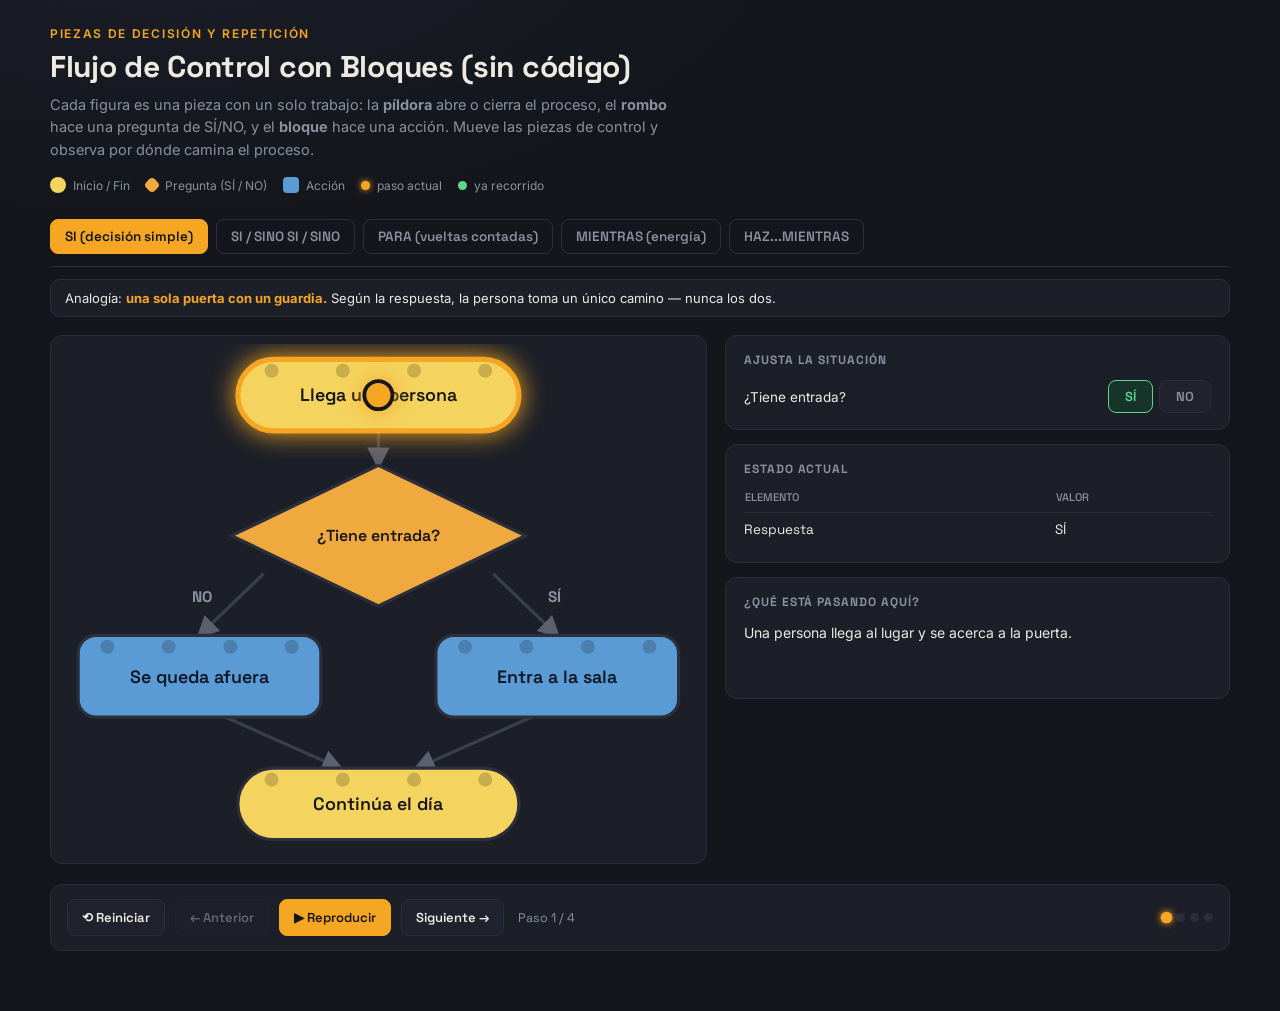
<file: Guías/condicionalesCiclos.html>
<!DOCTYPE html>
<html lang="es">
<head>
<meta charset="UTF-8">
<meta name="viewport" content="width=device-width, initial-scale=1.0">
<title>Bloques de Flujo · Sin código</title>
<style>
  @import url('https://fonts.googleapis.com/css2?family=Space+Grotesk:wght@500;600;700&family=Inter:wght@400;500;600;700&display=swap');

  :root{
    --bg:#14161C;
    --panel:#1C1F28;
    --panel-2:#20232E;
    --divider:#2B2F3B;
    --text:#EDEAE2;
    --muted:#8B90A0;
    --amber:#F5A623;
    --amber-dim:#4A3418;
    --green:#5FD68B;
    --green-dim:#16342A;
    --coral:#FF6B6B;
    --coral-dim:#3A1E22;

    --brick-start:#F4D35E;
    --brick-action:#5B9BD5;
    --brick-decision:#F0A93E;
    --dark-ink:#14161C;
  }

  *{ box-sizing:border-box; }
  html,body{ margin:0; padding:0; }
  body{
    background: radial-gradient(1200px 600px at 12% -10%, #1b1e29 0%, var(--bg) 55%);
    color: var(--text);
    font-family:'Inter', sans-serif;
    padding: 26px 18px 60px;
  }
  .app{ max-width: 1180px; margin:0 auto; }

  .eyebrow{ font-family:'Inter',sans-serif; font-weight:600; font-size:12px; letter-spacing:0.14em; text-transform:uppercase; color:var(--amber); margin:0 0 6px; }
  h1{ font-family:'Space Grotesk',sans-serif; font-size:clamp(21px,3.2vw,30px); margin:0 0 8px; letter-spacing:-0.01em; }
  .lede{ color:var(--muted); max-width:640px; font-size:14.5px; line-height:1.55; margin:0; }

  .legend{ display:flex; flex-wrap:wrap; gap:16px; margin-top:16px; font-size:12px; color:var(--muted); }
  .legend span{ display:inline-flex; align-items:center; gap:7px; }
  .lg-shape{ width:16px; height:16px; border-radius:4px; display:inline-block; flex-shrink:0; }
  .lg-pill{ border-radius:9px; background:var(--brick-start); }
  .lg-block{ background:var(--brick-action); }
  .lg-diamond{ background:var(--brick-decision); transform:rotate(45deg); width:12px; height:12px; }
  .lg-dot{ width:9px; height:9px; border-radius:50%; }
  .lg-active{ background:var(--amber); box-shadow:0 0 6px var(--amber); }
  .lg-visited{ background:var(--green); }

  nav.tabs{ display:flex; flex-wrap:wrap; gap:8px; margin:26px 0 6px; border-bottom:1px solid var(--divider); padding-bottom:12px; }
  .tab-btn{ font-family:'Space Grotesk',sans-serif; font-weight:600; font-size:13.5px; background:transparent; color:var(--muted); border:1px solid var(--divider); padding:8px 14px; border-radius:8px; cursor:pointer; transition:all .15s ease; }
  .tab-btn:hover{ color:var(--text); border-color:#3a3f4e; }
  .tab-btn.active{ color:#14161C; background:var(--amber); border-color:var(--amber); }

  .tab-subtitle{ font-size:13px; color:var(--text); background:var(--panel); border:1px solid var(--divider); border-radius:10px; padding:10px 14px; margin:12px 0 18px; }
  .tab-subtitle b{ color:var(--amber); }

  .workspace{ display:grid; grid-template-columns:1.3fr 1fr; gap:18px; align-items:start; }

  .diagram-panel{ background:var(--panel); border:1px solid var(--divider); border-radius:12px; padding:8px; }
  .diagram-panel svg{ width:100%; height:auto; display:block; }

  /* --- nodos --- */
  .node .shape{ stroke:var(--divider); stroke-width:2.5; transition:all .25s ease; }
  .node.pill .shape{ fill:var(--brick-start); }
  .node.block .shape{ fill:var(--brick-action); }
  .node.diamond .shape{ fill:var(--brick-decision); }
  .node .stud{ fill:rgba(0,0,0,0.18); }
  .node .label{ font-family:'Space Grotesk',sans-serif; font-weight:600; font-size:14px; text-anchor:middle; fill:var(--dark-ink); pointer-events:none; }
  .node.block .label{ fill:#0d1622; }
  .node.diamond .label{ font-size:12.5px; }

  .node.active .shape{ stroke:var(--amber); stroke-width:4; filter:drop-shadow(0 0 10px var(--amber)); }
  .node.visited .shape{ stroke:var(--green); stroke-width:3; }

  /* --- aristas --- */
  .edge{ fill:none; stroke:#3a3f4e; stroke-width:2.5; }
  .edge.visited{ stroke:var(--green); }
  .edge.active{ stroke:var(--amber); stroke-width:3.2; stroke-dasharray:7 5; animation:dash .6s linear infinite; }
  @keyframes dash{ to{ stroke-dashoffset:-24; } }
  .edge-label{ font-family:'Space Grotesk',sans-serif; font-weight:700; font-size:12px; fill:var(--muted); text-anchor:middle; }
  .edge-label.active{ fill:var(--amber); }

  .token{ fill:var(--amber); stroke:#14161C; stroke-width:3; filter:drop-shadow(0 0 8px var(--amber)); transition:cx .6s ease, cy .6s ease; }

  /* --- panel lateral --- */
  .side-panel{ display:flex; flex-direction:column; gap:14px; }
  .card{ background:var(--panel); border:1px solid var(--divider); border-radius:12px; padding:16px 18px; }
  .card h3{ font-family:'Space Grotesk',sans-serif; font-size:12px; text-transform:uppercase; letter-spacing:.08em; color:var(--muted); margin:0 0 12px; }

  .controls-card .row{ display:flex; align-items:center; justify-content:space-between; gap:10px; }
  .controls-card .row + .row{ margin-top:10px; }
  .control-label{ font-size:13.5px; color:var(--text); }

  .toggle-group{ display:flex; gap:6px; }
  .toggle-btn{ font-family:'Space Grotesk',sans-serif; font-weight:600; font-size:13px; padding:7px 16px; border-radius:8px; border:1px solid var(--divider); background:var(--panel-2); color:var(--muted); cursor:pointer; }
  .toggle-btn.sel-true.active{ background:var(--green-dim); color:var(--green); border-color:var(--green); }
  .toggle-btn.sel-false.active{ background:var(--coral-dim); color:var(--coral); border-color:var(--coral); }

  .stepper{ display:flex; align-items:center; gap:10px; }
  .stepper button{ width:30px; height:30px; border-radius:8px; border:1px solid var(--divider); background:var(--panel-2); color:var(--text); font-size:16px; cursor:pointer; line-height:1; }
  .stepper button:hover{ border-color:var(--amber); color:var(--amber); }
  .stepper .val{ font-family:'Space Grotesk',sans-serif; font-weight:700; font-size:15px; min-width:28px; text-align:center; }

  table#varsTable{ width:100%; border-collapse:collapse; font-family:'Space Grotesk',sans-serif; font-size:13.5px; }
  table#varsTable th{ text-align:left; color:var(--muted); font-weight:500; font-size:11px; text-transform:uppercase; padding-bottom:8px; border-bottom:1px solid var(--divider); }
  table#varsTable td{ padding:8px 0; border-bottom:1px solid var(--divider); }
  table#varsTable tr:last-child td{ border-bottom:none; }
  table#varsTable tr.changed td{ animation:flashCell 1s ease; }
  @keyframes flashCell{ 0%{ background-color:rgba(245,166,35,.35); } 100%{ background-color:transparent; } }

  #condCard .q{ font-family:'Space Grotesk',sans-serif; font-size:14.5px; color:var(--text); text-align:center; padding:2px 0; }
  #condCard .detail{ font-family:'Space Grotesk',sans-serif; font-size:13px; color:var(--muted); text-align:center; padding:4px 0; }
  #condCard .arrow{ text-align:center; color:var(--muted); font-size:14px; }
  #condCard .result{ text-align:center; font-family:'Space Grotesk',sans-serif; font-weight:700; font-size:16px; letter-spacing:.04em; padding:6px 0 2px; }
  #condCard .result.true{ color:var(--green); }
  #condCard .result.false{ color:var(--coral); }

  #narrative{ font-size:14px; line-height:1.6; color:var(--text); margin:0; min-height:60px; }

  footer.controls{ margin-top:20px; display:flex; flex-wrap:wrap; align-items:center; gap:10px; background:var(--panel); border:1px solid var(--divider); border-radius:12px; padding:14px 16px; }
  footer.controls button{ font-family:'Space Grotesk',sans-serif; font-weight:600; font-size:13px; background:var(--panel-2); color:var(--text); border:1px solid var(--divider); padding:9px 14px; border-radius:8px; cursor:pointer; transition:all .15s ease; }
  footer.controls button:hover:not(:disabled){ border-color:var(--amber); color:var(--amber); }
  footer.controls button:disabled{ opacity:.35; cursor:not-allowed; }
  #playBtn{ background:var(--amber); color:#14161C; border-color:var(--amber); }
  #playBtn:hover{ color:#14161C !important; }
  .step-counter{ font-family:'Space Grotesk',sans-serif; font-size:12.5px; color:var(--muted); margin-left:4px; }
  .scrubber{ display:flex; flex-wrap:wrap; gap:5px; margin-left:auto; max-width:100%; }
  .scrubber .dot{ width:9px; height:9px; border-radius:50%; background:var(--divider); border:none; cursor:pointer; padding:0; transition:all .15s ease; }
  .scrubber .dot:hover{ background:#4a4f5e; }
  .scrubber .dot.active{ background:var(--amber); box-shadow:0 0 6px var(--amber); transform:scale(1.3); }

  @media (max-width:820px){
    .workspace{ grid-template-columns:1fr; }
    footer.controls{ justify-content:flex-start; }
    .scrubber{ margin-left:0; order:5; width:100%; }
  }
</style>
</head>
<body>
<div class="app">

  <header>
    <p class="eyebrow">Piezas de decisión y repetición</p>
    <h1>Flujo de Control con Bloques (sin código)</h1>
    <p class="lede">Cada figura es una pieza con un solo trabajo: la <b>píldora</b> abre o cierra el proceso, el <b>rombo</b> hace una pregunta de SÍ/NO, y el <b>bloque</b> hace una acción. Mueve las piezas de control y observa por dónde camina el proceso.</p>
    <div class="legend">
      <span><i class="lg-shape lg-pill"></i> Inicio / Fin</span>
      <span><i class="lg-shape lg-diamond"></i> Pregunta (SÍ / NO)</span>
      <span><i class="lg-shape lg-block"></i> Acción</span>
      <span><i class="lg-shape lg-dot lg-active"></i> paso actual</span>
      <span><i class="lg-shape lg-dot lg-visited"></i> ya recorrido</span>
    </div>
  </header>

  <nav class="tabs" id="tabs"></nav>
  <div class="tab-subtitle" id="subtitle"></div>

  <main class="workspace">
    <section class="diagram-panel" id="diagramPanel"></section>

    <aside class="side-panel">
      <div class="card controls-card" id="controlsCard">
        <h3>Ajusta la situación</h3>
        <div id="controlsBody"></div>
      </div>
      <div class="card">
        <h3>Estado actual</h3>
        <table id="varsTable"></table>
      </div>
      <div class="card" id="condCard" hidden>
        <h3>Evaluando la pregunta</h3>
        <div id="condContent"></div>
      </div>
      <div class="card">
        <h3>¿Qué está pasando aquí?</h3>
        <p id="narrative"></p>
      </div>
    </aside>
  </main>

  <footer class="controls">
    <button id="resetBtn">⟲ Reiniciar</button>
    <button id="prevBtn">← Anterior</button>
    <button id="playBtn">▶ Reproducir</button>
    <button id="nextBtn">Siguiente →</button>
    <span class="step-counter" id="stepCounter"></span>
    <div class="scrubber" id="scrubber"></div>
  </footer>

</div>

<script>
/* ================= Helpers de dibujo SVG ================= */
function studsRow(x0, y0, w){
  const count = Math.max(3, Math.round(w/50));
  const margin = w*0.12;
  const usable = w - margin*2;
  let out = '';
  for(let i=0;i<count;i++){
    const cx = x0 + margin + (usable*(i/(count-1||1)));
    out += `<circle class="stud" cx="${cx.toFixed(1)}" cy="${(y0+9).toFixed(1)}" r="5.5"/>`;
  }
  return out;
}

function nodeSVG(n){
  if(n.type==='pill'){
    const x=n.cx-n.w/2, y=n.cy-n.h/2;
    return `<g id="${n.id}" class="node pill">
      <rect class="shape" x="${x}" y="${y}" width="${n.w}" height="${n.h}" rx="${n.h/2}"/>
      ${studsRow(x,y,n.w)}
      <text class="label" x="${n.cx}" y="${n.cy+5}">${n.label}</text>
    </g>`;
  }
  if(n.type==='block'){
    const x=n.cx-n.w/2, y=n.cy-n.h/2;
    return `<g id="${n.id}" class="node block">
      <rect class="shape" x="${x}" y="${y}" width="${n.w}" height="${n.h}" rx="14"/>
      ${studsRow(x,y,n.w)}
      <text class="label" x="${n.cx}" y="${n.cy+5}">${n.label}</text>
    </g>`;
  }
  if(n.type==='diamond'){
    const pts = `${n.cx},${n.cy-n.hh} ${n.cx+n.hw},${n.cy} ${n.cx},${n.cy+n.hh} ${n.cx-n.hw},${n.cy}`;
    return `<g id="${n.id}" class="node diamond">
      <polygon class="shape" points="${pts}"/>
      <text class="label" x="${n.cx}" y="${n.cy+4}">${n.label}</text>
    </g>`;
  }
  return '';
}

function edgeSVG(e){
  let label = '';
  if(e.label){
    label = `<text id="${e.id}-label" class="edge-label" x="${e.lx}" y="${e.ly}">${e.label}</text>`;
  }
  return `<path id="${e.id}" class="edge" d="${e.d}" marker-end="url(#arrow)"/>${label}`;
}

function buildSVG(viewBox, nodes, edges){
  const defs = `<defs><marker id="arrow" viewBox="0 0 10 10" refX="8" refY="5" markerWidth="7" markerHeight="7" orient="auto-start-reverse"><path d="M0,0 L10,5 L0,10 z" fill="#5b5f6e"/></marker></defs>`;
  const edgesSvg = edges.map(edgeSVG).join('');
  const nodesSvg = nodes.map(nodeSVG).join('');
  const start = nodes[0];
  const token = `<circle id="token" class="token" r="11" cx="${start.cx}" cy="${start.cy}"/>`;
  return `<svg viewBox="${viewBox}" xmlns="http://www.w3.org/2000/svg">${defs}${edgesSvg}${nodesSvg}${token}</svg>`;
}

/* ================= Definición de las 5 pistas ================= */

const TABS = [
  /* ---------- 1. SI simple ---------- */
  {
    id:'si', label:'SI (decisión simple)',
    subtitleText:'Analogía: <b>una sola puerta con un guardia.</b> Según la respuesta, la persona toma un único camino — nunca los dos.',
    viewBox:'0 0 500 400',
    nodes:[
      {id:'start', type:'pill', cx:250, cy:40, w:220, h:56, label:'Llega una persona'},
      {id:'D1', type:'diamond', cx:250, cy:150, hw:115, hh:55, label:'¿Tiene entrada?'},
      {id:'A1', type:'block', cx:390, cy:260, w:190, h:64, label:'Entra a la sala'},
      {id:'A2', type:'block', cx:110, cy:260, w:190, h:64, label:'Se queda afuera'},
      {id:'end', type:'pill', cx:250, cy:360, w:220, h:56, label:'Continúa el día'}
    ],
    edges:[
      {id:'e-start-D1', d:'M250,68 L250,95'},
      {id:'e-D1-A1', d:'M340,180 L390,228', label:'SÍ', lx:388, ly:202},
      {id:'e-D1-A2', d:'M160,180 L110,228', label:'NO', lx:112, ly:202},
      {id:'e-A1-end', d:'M370,292 L280,332'},
      {id:'e-A2-end', d:'M130,292 L220,332'}
    ],
    controlType:'toggle',
    controlLabel:'¿Tiene entrada?',
    defaultValue:true,
    generateTrace(v){
      const si = v===true;
      const steps = [
        {node:'start', edge:null, vars:{'Respuesta': si?'SÍ':'NO'}, desc:'Una persona llega al lugar y se acerca a la puerta.'},
        {node:'D1', edge:'e-start-D1', cond:{q:'¿Tiene entrada?', result:si}, vars:{'Respuesta': si?'SÍ':'NO'}, desc:'Se hace la pregunta. La respuesta configurada es '+(si?'SÍ':'NO')+'.'}
      ];
      if(si){
        steps.push({node:'A1', edge:'e-D1-A1', vars:{'Respuesta':'SÍ'}, desc:'Como la respuesta fue SÍ, se sigue el camino de la derecha. El camino de la izquierda ni se toca.'});
        steps.push({node:'end', edge:'e-A1-end', vars:{'Respuesta':'SÍ'}, desc:'Ambos caminos posibles terminan en el mismo punto, pero solo se recorrió uno de los dos.'});
      } else {
        steps.push({node:'A2', edge:'e-D1-A2', vars:{'Respuesta':'NO'}, desc:'Como la respuesta fue NO, se sigue el camino de la izquierda. El camino de la derecha ni se toca.'});
        steps.push({node:'end', edge:'e-A2-end', vars:{'Respuesta':'NO'}, desc:'Ambos caminos posibles terminan en el mismo punto, pero solo se recorrió uno de los dos.'});
      }
      return steps;
    }
  },

  /* ---------- 2. SI / SINO SI / SINO ---------- */
  {
    id:'sisino', label:'SI / SINO SI / SINO',
    subtitleText:'Analogía: <b>una fila de guardias, uno detrás de otro.</b> Apenas uno dice SÍ, la persona se va por ahí y ningún guardia siguiente pregunta nada.',
    viewBox:'0 0 520 560',
    nodes:[
      {id:'start', type:'pill', cx:240, cy:40, w:220, h:56, label:'Llega una persona'},
      {id:'D1', type:'diamond', cx:240, cy:150, hw:115, hh:50, label:'¿Edad < 12?'},
      {id:'A1', type:'block', cx:435, cy:150, w:150, h:60, label:'Carril NIÑO'},
      {id:'D2', type:'diamond', cx:240, cy:270, hw:115, hh:50, label:'¿Edad < 18?'},
      {id:'A2', type:'block', cx:435, cy:270, w:150, h:60, label:'Carril JOVEN'},
      {id:'A3', type:'block', cx:240, cy:390, w:180, h:60, label:'Carril ADULTO'},
      {id:'end', type:'pill', cx:240, cy:500, w:220, h:56, label:'Descuento calculado'}
    ],
    edges:[
      {id:'e-start-D1', d:'M240,68 L240,100'},
      {id:'e-D1-A1', d:'M355,150 L360,150', label:'SÍ', lx:400, ly:135},
      {id:'e-D1-D2', d:'M240,200 L240,220', label:'NO', lx:262, ly:212},
      {id:'e-D2-A2', d:'M355,270 L360,270', label:'SÍ', lx:400, ly:255},
      {id:'e-D2-A3', d:'M240,320 L240,360', label:'NO', lx:262, ly:340},
      {id:'e-A1-end', d:'M435,180 C 435,440 240,440 240,472'},
      {id:'e-A2-end', d:'M435,300 C 435,440 240,440 240,472'},
      {id:'e-A3-end', d:'M240,420 L240,472'}
    ],
    controlType:'stepper',
    controlLabel:'Edad de la persona',
    min:0, max:90, step:1, defaultValue:15,
    generateTrace(edad){
      const steps = [{node:'start', edge:null, vars:{Edad:edad}, desc:'Una persona de '+edad+' años llega a la fila de guardias.'}];
      const c1 = edad<12;
      steps.push({node:'D1', edge:'e-start-D1', cond:{q:'¿Edad < 12?', result:c1, detail: edad+' < 12'}, vars:{Edad:edad}, desc:'El primer guardia pregunta si '+edad+' < 12. Resultado: '+(c1?'VERDADERO':'FALSO')+'.'});
      if(c1){
        steps.push({node:'A1', edge:'e-D1-A1', vars:{Edad:edad}, desc:'Como fue verdadero, entra al carril NIÑO. Los guardias siguientes ni preguntan.'});
        steps.push({node:'end', edge:'e-A1-end', vars:{Edad:edad}, desc:'Llega a la meta común.'});
      } else {
        steps.push({node:'D2', edge:'e-D1-D2', cond:{q:'¿Edad < 18?', result: edad<18, detail: edad+' < 18'}, vars:{Edad:edad}, desc:'Como el primero fue falso, pasa al segundo guardia, que pregunta si '+edad+' < 18. Resultado: '+(edad<18?'VERDADERO':'FALSO')+'.'});
        if(edad<18){
          steps.push({node:'A2', edge:'e-D2-A2', vars:{Edad:edad}, desc:'Como fue verdadero, entra al carril JOVEN.'});
          steps.push({node:'end', edge:'e-A2-end', vars:{Edad:edad}, desc:'Llega a la meta común.'});
        } else {
          steps.push({node:'A3', edge:'e-D2-A3', vars:{Edad:edad}, desc:'Como ninguna de las preguntas anteriores fue verdadera, entra automáticamente al carril ADULTO: el último guardia no necesita pregunta propia.'});
          steps.push({node:'end', edge:'e-A3-end', vars:{Edad:edad}, desc:'Llega a la meta común.'});
        }
      }
      return steps;
    }
  },

  /* ---------- 3. PARA (for) ---------- */
  {
    id:'para', label:'PARA (vueltas contadas)',
    subtitleText:'Usa PARA cuando <b>sabes desde el inicio</b> cuántas vueltas se van a correr — el contador y el total ya están definidos antes de arrancar.',
    viewBox:'0 0 500 500',
    nodes:[
      {id:'start', type:'pill', cx:250, cy:40, w:240, h:56, label:'Prepara el contador'},
      {id:'D', type:'diamond', cx:250, cy:150, hw:125, hh:55, label:'¿Contador ≤ Total?'},
      {id:'A', type:'block', cx:250, cy:260, w:220, h:60, label:'Corre una vuelta'},
      {id:'INC', type:'block', cx:250, cy:350, w:220, h:56, label:'Contador + 1'},
      {id:'end', type:'pill', cx:250, cy:460, w:240, h:56, label:'Carrera terminada'}
    ],
    edges:[
      {id:'e-start-D', d:'M250,68 L250,95'},
      {id:'e-D-A', d:'M250,205 L250,230', label:'SÍ', lx:278, ly:218},
      {id:'e-A-INC', d:'M250,290 L250,322'},
      {id:'e-INC-D', d:'M360,350 C 460,350 460,150 375,150', label:'repite', lx:432, ly:250},
      {id:'e-D-end', d:'M125,150 C 30,150 30,460 130,460', label:'NO', lx:55, ly:300}
    ],
    controlType:'stepper',
    controlLabel:'Total de vueltas a correr',
    min:1, max:6, step:1, defaultValue:4,
    generateTrace(total){
      const steps = [{node:'start', edge:null, vars:{Contador:1, Total:total}, desc:'Se prepara el contador en 1. Ya sabemos que serán '+total+' vueltas en total, antes de arrancar.'}];
      let counter=1, first=true;
      while(true){
        const cond = counter<=total;
        steps.push({node:'D', edge: first?'e-start-D':'e-INC-D', cond:{q:'¿Contador ≤ Total?', result:cond, detail:counter+' ≤ '+total}, vars:{Contador:counter, Total:total}, desc:'Se pregunta si '+counter+' ≤ '+total+'. Resultado: '+(cond?'VERDADERO':'FALSO')+'.'});
        first=false;
        if(!cond){
          steps.push({node:'end', edge:'e-D-end', vars:{Contador:counter, Total:total}, desc:'Como la pregunta ya dio falso, el ciclo termina aquí.'});
          break;
        }
        steps.push({node:'A', edge:'e-D-A', vars:{Contador:counter, Total:total}, desc:'La pregunta fue verdadera: se corre una vuelta más.'});
        counter++;
        steps.push({node:'INC', edge:'e-A-INC', vars:{Contador:counter, Total:total}, desc:'El contador sube a '+counter+', y el camino vuelve a la pregunta antes de decidir si sigue.'});
      }
      return steps;
    }
  },

  /* ---------- 4. MIENTRAS (while) ---------- */
  {
    id:'mientras', label:'MIENTRAS (energía)',
    subtitleText:'Usa MIENTRAS cuando <b>no sabes de antemano</b> cuántas repeticiones habrá: depende de algo que solo se sabe mientras corre (aquí, la energía).',
    viewBox:'0 0 500 500',
    nodes:[
      {id:'start', type:'pill', cx:250, cy:40, w:240, h:56, label:'Energía inicial lista'},
      {id:'D', type:'diamond', cx:250, cy:150, hw:125, hh:55, label:'¿Queda energía?'},
      {id:'A', type:'block', cx:250, cy:260, w:220, h:60, label:'Corre un tramo'},
      {id:'INC', type:'block', cx:250, cy:350, w:220, h:56, label:'Energía − 10'},
      {id:'end', type:'pill', cx:250, cy:460, w:240, h:56, label:'El atleta se detiene'}
    ],
    edges:[
      {id:'e-start-D', d:'M250,68 L250,95'},
      {id:'e-D-A', d:'M250,205 L250,230', label:'SÍ', lx:278, ly:218},
      {id:'e-A-INC', d:'M250,290 L250,322'},
      {id:'e-INC-D', d:'M360,350 C 460,350 460,150 375,150', label:'repite', lx:432, ly:250},
      {id:'e-D-end', d:'M125,150 C 30,150 30,460 130,460', label:'NO', lx:55, ly:300}
    ],
    controlType:'stepper',
    controlLabel:'Energía inicial',
    min:10, max:50, step:10, defaultValue:30,
    generateTrace(startEnergy){
      const steps = [{node:'start', edge:null, vars:{Energía:startEnergy}, desc:'El atleta empieza con '+startEnergy+' de energía. No sabemos todavía cuántos tramos correrá: eso depende de cuándo se acabe.'}];
      let energia=startEnergy, first=true;
      while(true){
        const cond = energia>0;
        steps.push({node:'D', edge: first?'e-start-D':'e-INC-D', cond:{q:'¿Queda energía?', result:cond, detail:energia+' > 0'}, vars:{Energía:energia}, desc:'Se pregunta si '+energia+' > 0. Resultado: '+(cond?'VERDADERO':'FALSO')+'.'});
        first=false;
        if(!cond){
          steps.push({node:'end', edge:'e-D-end', vars:{Energía:energia}, desc:'Como ya no queda energía, el ciclo termina aquí.'});
          break;
        }
        steps.push({node:'A', edge:'e-D-A', vars:{Energía:energia}, desc:'Había energía: el atleta corre un tramo más.'});
        energia -= 10;
        steps.push({node:'INC', edge:'e-A-INC', vars:{Energía:energia}, desc:'Se gastan 10 de energía. Quedan '+energia+'. El camino vuelve a preguntar antes de decidir si sigue.'});
      }
      return steps;
    }
  },

  /* ---------- 5. HAZ...MIENTRAS (do-while) ---------- */
  {
    id:'haz', label:'HAZ...MIENTRAS',
    subtitleText:'Usa HAZ...MIENTRAS cuando el bloque de acción <b>debe ejecutarse sí o sí, al menos una vez</b>, y solo después se pregunta si hace falta repetir.',
    viewBox:'0 0 500 460',
    nodes:[
      {id:'start', type:'pill', cx:250, cy:40, w:240, h:56, label:'Contador en 0'},
      {id:'A', type:'block', cx:250, cy:140, w:220, h:60, label:'Intenta una vez (+1)'},
      {id:'D', type:'diamond', cx:250, cy:260, hw:125, hh:55, label:'¿Faltan intentos?'},
      {id:'end', type:'pill', cx:250, cy:380, w:240, h:56, label:'Intentos completados'}
    ],
    edges:[
      {id:'e-start-A', d:'M250,68 L250,110'},
      {id:'e-A-D', d:'M250,170 L250,205'},
      {id:'e-D-A-loop', d:'M375,260 C 460,260 460,140 360,140', label:'SÍ, repite', lx:432, ly:200},
      {id:'e-D-end', d:'M250,315 L250,352', label:'NO', lx:278, ly:335}
    ],
    controlType:'stepper',
    controlLabel:'Intentos requeridos',
    min:1, max:5, step:1, defaultValue:3,
    generateTrace(required){
      const steps = [{node:'start', edge:null, vars:{Intentos:0, Requeridos:required}, desc:'El contador de intentos empieza en 0. El bloque de acción va a ejecutarse aunque el contador ya cumpla la meta.'}];
      let count=0, first=true;
      while(true){
        count++;
        steps.push({node:'A', edge: first?'e-start-A':'e-D-A-loop', vars:{Intentos:count, Requeridos:required}, desc:'Se hace un intento SIN preguntar nada antes (a diferencia de MIENTRAS). Van '+count+' de '+required+'.'});
        first=false;
        const cond = count<required;
        steps.push({node:'D', edge:'e-A-D', cond:{q:'¿Faltan intentos?', result:cond, detail:count+' < '+required}, vars:{Intentos:count, Requeridos:required}, desc:'Recién ahora, al final del bloque, se pregunta si faltan intentos: '+count+' < '+required+' → '+(cond?'VERDADERO':'FALSO')+'.'});
        if(!cond){
          steps.push({node:'end', edge:'e-D-end', vars:{Intentos:count, Requeridos:required}, desc:'Como ya no faltan intentos, el ciclo termina. Fíjate que el bloque se ejecutó como mínimo una vez, sin importar el valor inicial.'});
          break;
        }
      }
      return steps;
    }
  }
];

/* ================= Motor de estado y render ================= */

let currentTab = 0;
let currentStep = 0;
let controlValue = null;
let currentTrace = [];
let playTimer = null;

const el = {
  tabs: document.getElementById('tabs'),
  subtitle: document.getElementById('subtitle'),
  diagramPanel: document.getElementById('diagramPanel'),
  controlsBody: document.getElementById('controlsBody'),
  varsTable: document.getElementById('varsTable'),
  condCard: document.getElementById('condCard'),
  condContent: document.getElementById('condContent'),
  narrative: document.getElementById('narrative'),
  stepCounter: document.getElementById('stepCounter'),
  scrubber: document.getElementById('scrubber'),
  prevBtn: document.getElementById('prevBtn'),
  nextBtn: document.getElementById('nextBtn'),
  playBtn: document.getElementById('playBtn'),
  resetBtn: document.getElementById('resetBtn'),
};

function renderTabs(){
  el.tabs.innerHTML = '';
  TABS.forEach((tab,i)=>{
    const btn = document.createElement('button');
    btn.className = 'tab-btn' + (i===currentTab?' active':'');
    btn.textContent = tab.label;
    btn.addEventListener('click', ()=> loadTab(i));
    el.tabs.appendChild(btn);
  });
}

function renderControls(tab){
  el.controlsBody.innerHTML = '';
  if(tab.controlType==='toggle'){
    const row = document.createElement('div');
    row.className='row';
    row.innerHTML = `<span class="control-label">${tab.controlLabel}</span>`;
    const group = document.createElement('div');
    group.className='toggle-group';
    const bTrue = document.createElement('button');
    bTrue.className='toggle-btn sel-true' + (controlValue===true?' active':'');
    bTrue.textContent='SÍ';
    bTrue.addEventListener('click', ()=>{ setControlValue(true); });
    const bFalse = document.createElement('button');
    bFalse.className='toggle-btn sel-false' + (controlValue===false?' active':'');
    bFalse.textContent='NO';
    bFalse.addEventListener('click', ()=>{ setControlValue(false); });
    group.appendChild(bTrue); group.appendChild(bFalse);
    row.appendChild(group);
    el.controlsBody.appendChild(row);
  } else if(tab.controlType==='stepper'){
    const row = document.createElement('div');
    row.className='row';
    row.innerHTML = `<span class="control-label">${tab.controlLabel}</span>`;
    const stepper = document.createElement('div');
    stepper.className='stepper';
    const minus = document.createElement('button');
    minus.textContent='−';
    minus.addEventListener('click', ()=>{ setControlValue(Math.max(tab.min, controlValue-tab.step)); });
    const val = document.createElement('span');
    val.className='val';
    val.textContent = controlValue;
    const plus = document.createElement('button');
    plus.textContent='+';
    plus.addEventListener('click', ()=>{ setControlValue(Math.min(tab.max, controlValue+tab.step)); });
    stepper.appendChild(minus); stepper.appendChild(val); stepper.appendChild(plus);
    row.appendChild(stepper);
    el.controlsBody.appendChild(row);
  }
}

function setControlValue(v){
  stopPlay();
  controlValue = v;
  currentStep = 0;
  const tab = TABS[currentTab];
  currentTrace = tab.generateTrace(controlValue);
  renderControls(tab);
  renderScrubber();
  renderStep();
}

function loadTab(idx){
  stopPlay();
  currentTab = idx;
  const tab = TABS[idx];
  controlValue = tab.defaultValue;
  currentStep = 0;
  el.subtitle.innerHTML = tab.subtitleText;
  renderTabs();
  el.diagramPanel.innerHTML = buildSVG(tab.viewBox, tab.nodes, tab.edges);
  renderControls(tab);
  currentTrace = tab.generateTrace(controlValue);
  renderScrubber();
  renderStep();
}

function renderScrubber(){
  el.scrubber.innerHTML = '';
  currentTrace.forEach((s,i)=>{
    const dot = document.createElement('button');
    dot.className='dot';
    dot.title='Paso '+(i+1);
    dot.addEventListener('click', ()=>{ stopPlay(); currentStep=i; renderStep(); });
    el.scrubber.appendChild(dot);
  });
}

function renderVars(step, prevStep){
  const keys = Object.keys(step.vars);
  let html = '<tr><th>Elemento</th><th>Valor</th></tr>';
  keys.forEach(k=>{
    const val = step.vars[k];
    const changed = !prevStep || !(k in prevStep.vars) || prevStep.vars[k]!==val;
    html += `<tr class="${changed?'changed':''}"><td>${k}</td><td>${val}</td></tr>`;
  });
  el.varsTable.innerHTML = html;
}

function renderStep(){
  const step = currentTrace[currentStep];
  const prevStep = currentStep>0 ? currentTrace[currentStep-1] : null;

  const visitedNodes = new Set();
  const visitedEdges = new Set();
  for(let i=0;i<currentStep;i++){
    visitedNodes.add(currentTrace[i].node);
    if(currentTrace[i].edge) visitedEdges.add(currentTrace[i].edge);
  }

  document.querySelectorAll('.node').forEach(n=>{
    n.classList.remove('active','visited');
    if(n.id===step.node) n.classList.add('active');
    else if(visitedNodes.has(n.id)) n.classList.add('visited');
  });

  document.querySelectorAll('.edge').forEach(e=>{
    e.classList.remove('active','visited');
    const labelEl = document.getElementById(e.id+'-label');
    if(labelEl) labelEl.classList.remove('active');
    if(e.id===step.edge){ e.classList.add('active'); if(labelEl) labelEl.classList.add('active'); }
    else if(visitedEdges.has(e.id)) e.classList.add('visited');
  });

  const targetNode = TABS[currentTab].nodes.find(n=>n.id===step.node);
  const token = document.getElementById('token');
  if(token && targetNode){ token.setAttribute('cx', targetNode.cx); token.setAttribute('cy', targetNode.cy); }

  renderVars(step, prevStep);

  if(step.cond){
    el.condCard.hidden = false;
    const cls = step.cond.result ? 'true' : 'false';
    el.condContent.innerHTML =
      `<div class="q">${step.cond.q}</div>` +
      (step.cond.detail ? `<div class="detail">${step.cond.detail}</div>` : '') +
      `<div class="arrow">↓</div>` +
      `<div class="result ${cls}">${step.cond.result?'VERDADERO':'FALSO'}</div>`;
  } else {
    el.condCard.hidden = true;
  }

  el.narrative.textContent = step.desc;
  el.stepCounter.textContent = 'Paso '+(currentStep+1)+' / '+currentTrace.length;
  el.prevBtn.disabled = currentStep===0;
  el.nextBtn.disabled = currentStep===currentTrace.length-1;

  document.querySelectorAll('#scrubber .dot').forEach((d,i)=> d.classList.toggle('active', i===currentStep));
}

function next(){ if(currentStep<currentTrace.length-1){ currentStep++; renderStep(); } else { stopPlay(); } }
function prev(){ if(currentStep>0){ currentStep--; renderStep(); } }
function reset(){ stopPlay(); currentStep=0; renderStep(); }
function togglePlay(){
  if(playTimer){ stopPlay(); }
  else{ el.playBtn.textContent='⏸ Pausar'; playTimer=setInterval(next, 1500); }
}
function stopPlay(){
  if(playTimer){ clearInterval(playTimer); playTimer=null; el.playBtn.textContent='▶ Reproducir'; }
}

el.prevBtn.addEventListener('click', ()=>{ stopPlay(); prev(); });
el.nextBtn.addEventListener('click', ()=>{ stopPlay(); next(); });
el.resetBtn.addEventListener('click', reset);
el.playBtn.addEventListener('click', togglePlay);
document.addEventListener('keydown', (e)=>{
  if(e.key==='ArrowRight'){ stopPlay(); next(); }
  if(e.key==='ArrowLeft'){ stopPlay(); prev(); }
});

loadTab(0);
</script>
</body>
</html>
</file>
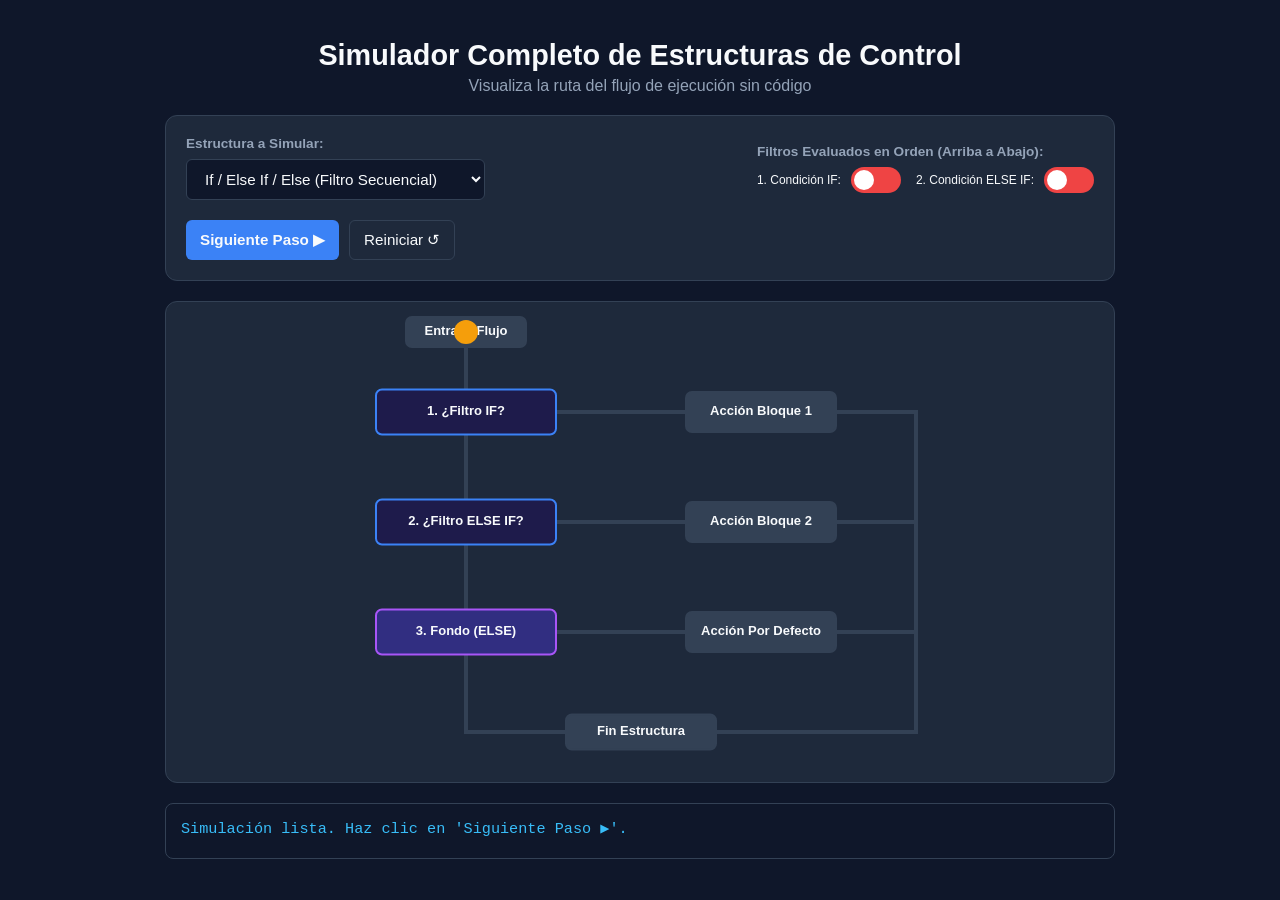
<file: Guías/otro.html>
<!DOCTYPE html>
<html lang="es">
<head>
    <meta charset="UTF-8">
    <meta name="viewport" content="width=device-width, initial-scale=1.0">
    <title>Simulador Completo de Estructuras de Control</title>
    <style>
        :root {
            --bg-color: #0f172a;
            --card-bg: #1e293b;
            --accent-green: #22c55e;
            --accent-red: #ef4444;
            --accent-blue: #3b82f6;
            --accent-purple: #a855f7;
            --accent-amber: #f59e0b;
            --text-color: #f8fafc;
            --text-muted: #94a3b8;
            --border-color: #334155;
        }

        body {
            font-family: 'Segoe UI', Tahoma, Geneva, Verdana, sans-serif;
            background-color: var(--bg-color);
            color: var(--text-color);
            margin: 0;
            padding: 20px;
            display: flex;
            flex-direction: column;
            align-items: center;
        }

        h1 { margin-bottom: 5px; font-size: 1.8rem; text-align: center; }
        p.subtitle { color: var(--text-muted); margin-top: 0; margin-bottom: 20px; text-align: center; }

        .container {
            display: flex;
            flex-direction: column;
            gap: 20px;
            width: 100%;
            max-width: 950px;
        }

        .controls-panel {
            background-color: var(--card-bg);
            padding: 20px;
            border-radius: 12px;
            border: 1px solid var(--border-color);
            display: flex;
            flex-wrap: wrap;
            gap: 20px;
            justify-content: space-between;
            align-items: center;
        }

        .control-group {
            display: flex;
            flex-direction: column;
            gap: 8px;
        }

        label { font-size: 0.85rem; color: var(--text-muted); font-weight: bold; }

        select, button {
            padding: 10px 14px;
            border-radius: 6px;
            border: 1px solid var(--border-color);
            background-color: #0f172a;
            color: var(--text-color);
            font-size: 0.95rem;
            cursor: pointer;
            outline: none;
        }

        button.btn-primary {
            background-color: var(--accent-blue);
            border: none;
            font-weight: bold;
        }
        button.btn-primary:hover { opacity: 0.9; }
        button.btn-reset { background-color: transparent; border: 1px solid var(--border-color); }

        .dynamic-input { display: flex; align-items: center; gap: 10px; }

        /* Switch Toggle */
        .switch { position: relative; display: inline-block; width: 50px; height: 26px; }
        .switch input { opacity: 0; width: 0; height: 0; }
        .slider {
            position: absolute; cursor: pointer; top: 0; left: 0; right: 0; bottom: 0;
            background-color: var(--accent-red); transition: .3s; border-radius: 26px;
        }
        .slider:before {
            position: absolute; content: ""; height: 20px; width: 20px; left: 3px; bottom: 3px;
            background-color: white; transition: .3s; border-radius: 50%;
        }
        input:checked + .slider { background-color: var(--accent-green); }
        input:checked + .slider:before { transform: translateX(24px); }

        /* Canvas */
        .viewport {
            background-color: var(--card-bg);
            border-radius: 12px;
            border: 1px solid var(--border-color);
            height: 480px;
            position: relative;
            overflow: hidden;
        }

        svg { width: 100%; height: 100%; }

        /* Flow SVG Styling */
        .node { fill: #334155; stroke: var(--border-color); stroke-width: 2; }
        .node-decision { fill: #1e1b4b; stroke: var(--accent-blue); stroke-width: 2; }
        .node-accent { fill: #312e81; stroke: var(--accent-purple); stroke-width: 2; }
        .node-text { fill: var(--text-color); font-size: 13px; font-weight: bold; text-anchor: middle; dominant-baseline: middle; }
        
        .path-line { stroke: var(--border-color); stroke-width: 4; fill: none; }
        .path-active { stroke: var(--accent-blue); stroke-dasharray: 8; animation: dash 1s linear infinite; }

        @keyframes dash { to { stroke-dashoffset: -16; } }

        .token { fill: var(--accent-amber); transition: all 0.4s ease-in-out; }

        .status-box {
            background-color: #0f172a;
            border: 1px solid var(--border-color);
            border-radius: 8px;
            padding: 15px;
            font-family: 'Courier New', Courier, monospace;
            font-size: 0.95rem;
            color: #38bdf8;
            min-height: 24px;
        }
    </style>
</head>
<body>

    <h1>Simulador Completo de Estructuras de Control</h1>
    <p class="subtitle">Visualiza la ruta del flujo de ejecución sin código</p>

    <div class="container">
        <!-- Panel de Control -->
        <div class="controls-panel">
            <div class="control-group">
                <label for="structureSelect">Estructura a Simular:</label>
                <select id="structureSelect" onchange="changeStructure()">
                    <optgroup label="Condicionales (Desvíos)">
                        <option value="if_else">If / Else</option>
                        <option value="if_else_if" selected>If / Else If / Else (Filtro Secuencial)</option>
                        <option value="switch">Switch (Múltiples Casos)</option>
                    </optgroup>
                    <optgroup label="Ciclos (Bucles)">
                        <option value="while">While (Evalúa Antes)</option>
                        <option value="do_while">Do-While (Evalúa Después)</option>
                        <option value="for">For (Conteo Fijo)</option>
                    </optgroup>
                </select>
            </div>

            <!-- Panel de Entrada Dinámico -->
            <div class="control-group" id="inputContainer"></div>

            <div style="display: flex; gap: 10px;">
                <button class="btn-primary" onclick="nextStep()">Siguiente Paso ▶</button>
                <button class="btn-reset" onclick="resetSim()">Reiniciar ↺</button>
            </div>
        </div>

        <!-- Canvas -->
        <div class="viewport">
            <svg id="svgCanvas"></svg>
        </div>

        <!-- Panel de Mensajes -->
        <div class="status-box" id="statusBox">
            Selecciona una estructura y presiona "Siguiente Paso ▶".
        </div>
    </div>

    <script>
        let currentStructure = 'if_else_if';
        let currentStep = 0;

        // Variables de estado
        let condA = false;
        let condB = false;
        let switchOption = '1';
        let forCount = 0;
        let forLimit = 3;

        function init() {
            renderInputs();
            resetSim();
        }

        function changeStructure() {
            currentStructure = document.getElementById('structureSelect').value;
            renderInputs();
            resetSim();
        }

        function renderInputs() {
            const container = document.getElementById('inputContainer');
            container.innerHTML = '';

            if (currentStructure === 'if_else') {
                container.innerHTML = `
                    <label>Condición:</label>
                    <div class="dynamic-input">
                        <span style="color:var(--accent-red); font-size:12px; font-weight:bold;">FALSO</span>
                        <label class="switch"><input type="checkbox" id="toggleA" onchange="updateVars()"><span class="slider"></span></label>
                        <span style="color:var(--accent-green); font-size:12px; font-weight:bold;">VERDADERO</span>
                    </div>`;
            } else if (currentStructure === 'if_else_if') {
                container.innerHTML = `
                    <label>Filtros Evaluados en Orden (Arriba a Abajo):</label>
                    <div style="display:flex; gap:15px;">
                        <div class="dynamic-input">
                            <span style="font-size:12px;">1. Condición IF:</span>
                            <label class="switch"><input type="checkbox" id="toggleA" onchange="updateVars()"><span class="slider"></span></label>
                        </div>
                        <div class="dynamic-input">
                            <span style="font-size:12px;">2. Condición ELSE IF:</span>
                            <label class="switch"><input type="checkbox" id="toggleB" onchange="updateVars()"><span class="slider"></span></label>
                        </div>
                    </div>`;
            } else if (currentStructure === 'switch') {
                container.innerHTML = `
                    <label>Opción Seleccionada (Entrada):</label>
                    <select id="switchSelect" onchange="updateVars()">
                        <option value="1">Caso 1</option>
                        <option value="2">Caso 2</option>
                        <option value="3">Caso 3</option>
                        <option value="def">Cualquier Otro (Default)</option>
                    </select>`;
            } else if (currentStructure === 'while' || currentStructure === 'do_while') {
                container.innerHTML = `
                    <label>Interruptor del Bucle (Condición):</label>
                    <div class="dynamic-input">
                        <span style="color:var(--accent-red); font-size:12px; font-weight:bold;">APAGADO</span>
                        <label class="switch"><input type="checkbox" id="toggleA" onchange="updateVars()"><span class="slider"></span></label>
                        <span style="color:var(--accent-green); font-size:12px; font-weight:bold;">ENCENDIDO</span>
                    </div>`;
            } else if (currentStructure === 'for') {
                container.innerHTML = `
                    <label>Límite de Vueltas (Meta del For):</label>
                    <select id="forLimitSelect" onchange="updateVars()">
                        <option value="2">2 Vueltas</option>
                        <option value="3" selected>3 Vueltas</option>
                        <option value="4">4 Vueltas</option>
                    </select>`;
            }
        }

        function updateVars() {
            if (document.getElementById('toggleA')) condA = document.getElementById('toggleA').checked;
            if (document.getElementById('toggleB')) condB = document.getElementById('toggleB').checked;
            if (document.getElementById('switchSelect')) switchOption = document.getElementById('switchSelect').value;
            if (document.getElementById('forLimitSelect')) forLimit = parseInt(document.getElementById('forLimitSelect').value);
            resetSim();
        }

        function resetSim() {
            currentStep = 0;
            forCount = 0;
            drawCanvas();
            document.getElementById('statusBox').innerText = "Simulación lista. Haz clic en 'Siguiente Paso ▶'.";
        }

        function drawCanvas() {
            const svg = document.getElementById('svgCanvas');
            svg.innerHTML = '';

            if (currentStructure === 'if_else') drawIfElse(svg);
            else if (currentStructure === 'if_else_if') drawIfElseIf(svg);
            else if (currentStructure === 'switch') drawSwitch(svg);
            else if (currentStructure === 'while') drawWhile(svg);
            else if (currentStructure === 'do_while') drawDoWhile(svg);
            else if (currentStructure === 'for') drawFor(svg);

            // Render Token
            const pos = getTokenPos();
            const token = document.createElementNS("http://www.w3.org/2000/svg", "circle");
            token.setAttribute("cx", pos.x);
            token.setAttribute("cy", pos.y);
            token.setAttribute("r", "12");
            token.setAttribute("class", "token");
            svg.appendChild(token);
        }

        // --- DIBUJO DE ESTRUCTURAS ---

        function drawIfElse(svg) {
            createPath(svg, "M 475 40 L 475 120");
            createPath(svg, "M 475 120 L 275 220 L 275 280 L 475 380", condA ? "path-active" : "");
            createPath(svg, "M 475 120 L 675 220 L 675 280 L 475 380", !condA ? "path-active" : "");

            createNode(svg, 475, 40, 120, 35, "Inicio", "node");
            createNode(svg, 475, 120, 160, 50, "¿Es Verdadero?", "node-decision");
            createNode(svg, 275, 250, 140, 50, "Camino SI (IF)", "node");
            createNode(svg, 675, 250, 140, 50, "Camino NO (ELSE)", "node");
            createNode(svg, 475, 380, 120, 35, "Fin Estructura", "node");
        }

        /* MODELO TOTALMENTE REPLANTEADO: CANAL DE FILTRADO VERTICAL CON SALIDAS A LA DERECHA Y BYPASS EXTERNO */
        function drawIfElseIf(svg) {
            // Canal Principal Vertical (Caída de la prueba)
            createPath(svg, "M 300 30 L 300 110", currentStep === 1 ? "path-active" : ""); // De Inicio a Filtro 1
            createPath(svg, "M 300 110 L 300 220", (!condA && currentStep >= 2) ? "path-active" : ""); // De Filtro 1 a Filtro 2 (Solo si FALSO)
            createPath(svg, "M 300 220 L 300 330", (!condA && !condB && currentStep >= 3) ? "path-active" : ""); // De Filtro 2 a ELSE (Solo si ambos FALSOS)

            // Salidas Horizontales a la derecha (Cuando una condición es VERDADERA)
            createPath(svg, "M 300 110 L 520 110", (condA && currentStep >= 2) ? "path-active" : ""); // Filtro 1 -> Bloque 1
            createPath(svg, "M 300 220 L 520 220", (!condA && condB && currentStep >= 3) ? "path-active" : ""); // Filtro 2 -> Bloque 2
            createPath(svg, "M 300 330 L 520 330", (!condA && !condB && currentStep >= 3) ? "path-active" : ""); // Fondo -> Bloque 3 (ELSE)

            // Gran Tubo Exterior de Escape (Colector Común a la Salida)
            createPath(svg, "M 670 110 L 750 110 L 750 430 L 475 430", (condA && currentStep >= 3) ? "path-active" : "");
            createPath(svg, "M 670 220 L 750 220", (!condA && condB && currentStep >= 4) ? "path-active" : "");
            createPath(svg, "M 670 330 L 750 330", (!condA && !condB && currentStep >= 4) ? "path-active" : "");

            // Salida limpia del ELSE
            createPath(svg, "M 300 330 L 300 430 L 475 430", (!condA && !condB && currentStep === 4) ? "path-active" : "");

            // Nodos del Flujo
            createNode(svg, 300, 30, 120, 30, "Entrada Flujo", "node");

            // Nivel 1: IF
            createNode(svg, 300, 110, 180, 45, "1. ¿Filtro IF?", "node-decision");
            createNode(svg, 595, 110, 150, 40, "Acción Bloque 1", "node");

            // Nivel 2: ELSE IF
            createNode(svg, 300, 220, 180, 45, "2. ¿Filtro ELSE IF?", "node-decision");
            createNode(svg, 595, 220, 150, 40, "Acción Bloque 2", "node");

            // Nivel 3: ELSE (Fondo)
            createNode(svg, 300, 330, 180, 45, "3. Fondo (ELSE)", "node-accent");
            createNode(svg, 595, 330, 150, 40, "Acción Por Defecto", "node");

            // Fin
            createNode(svg, 475, 430, 150, 35, "Fin Estructura", "node");
        }

        function drawSwitch(svg) {
            createPath(svg, "M 475 40 L 475 120");
            createPath(svg, "M 475 120 L 175 220 L 175 300 L 475 400", switchOption === '1' ? "path-active" : "");
            createPath(svg, "M 475 120 L 375 220 L 375 300 L 475 400", switchOption === '2' ? "path-active" : "");
            createPath(svg, "M 475 120 L 575 220 L 575 300 L 475 400", switchOption === '3' ? "path-active" : "");
            createPath(svg, "M 475 120 L 775 220 L 775 300 L 475 400", switchOption === 'def' ? "path-active" : "");

            createNode(svg, 475, 40, 100, 30, "Entrada", "node");
            createNode(svg, 475, 120, 160, 50, "Evaluar Opción", "node-accent");

            createNode(svg, 175, 260, 110, 45, "Caso 1", "node");
            createNode(svg, 375, 260, 110, 45, "Caso 2", "node");
            createNode(svg, 575, 260, 110, 45, "Caso 3", "node");
            createNode(svg, 775, 260, 110, 45, "Default", "node");

            createNode(svg, 475, 400, 120, 35, "Fin Switch", "node");
        }

        function drawWhile(svg) {
            createPath(svg, "M 475 40 L 475 130");
            createPath(svg, "M 475 130 L 475 260", condA ? "path-active" : "");
            createPath(svg, "M 475 260 C 200 260, 200 130, 475 130", condA ? "path-active" : "");
            createPath(svg, "M 475 130 L 720 130 L 720 380 L 475 380", !condA ? "path-active" : "");

            createNode(svg, 475, 40, 100, 30, "Inicio", "node");
            createNode(svg, 475, 130, 160, 50, "¿Es Verdadero?", "node-decision");
            createNode(svg, 475, 260, 160, 45, "Ejecutar Acción", "node");
            createNode(svg, 475, 380, 120, 35, "Salida Ciclo", "node");
        }

        function drawDoWhile(svg) {
            createPath(svg, "M 475 40 L 475 130");
            createPath(svg, "M 475 130 L 475 240");
            createPath(svg, "M 475 240 C 200 240, 200 130, 475 130", condA ? "path-active" : "");
            createPath(svg, "M 475 240 L 475 370", !condA ? "path-active" : "");

            createNode(svg, 475, 40, 100, 30, "Inicio", "node");
            createNode(svg, 475, 130, 180, 45, "1. Acción (Garantizada)", "node");
            createNode(svg, 475, 240, 160, 50, "2. ¿Continuar?", "node-decision");
            createNode(svg, 475, 370, 120, 35, "Salida Ciclo", "node");
        }

        function drawFor(svg) {
            createPath(svg, "M 475 30 L 475 100");
            createPath(svg, "M 475 100 L 475 180");
            createPath(svg, "M 475 180 L 475 270", forCount < forLimit ? "path-active" : "");
            createPath(svg, "M 475 270 C 180 270, 180 180, 475 180", forCount < forLimit ? "path-active" : "");
            createPath(svg, "M 475 180 L 720 180 L 720 380 L 475 380", forCount >= forLimit ? "path-active" : "");

            createNode(svg, 475, 30, 120, 30, "Inicio FOR", "node");
            createNode(svg, 475, 100, 180, 40, "Contador = 0", "node-accent");
            createNode(svg, 475, 180, 200, 45, `¿Contador < ${forLimit}?`, "node-decision");
            createNode(svg, 475, 270, 180, 45, "Acción + Incrementar (+1)", "node");
            createNode(svg, 475, 380, 120, 35, "Fin FOR", "node");
        }

        // --- HELPER SVG CREATION ---

        function createNode(svg, cx, cy, w, h, text, className) {
            const rect = document.createElementNS("http://www.w3.org/2000/svg", "rect");
            rect.setAttribute("x", cx - w / 2);
            rect.setAttribute("y", cy - h / 2);
            rect.setAttribute("width", w);
            rect.setAttribute("height", h);
            rect.setAttribute("rx", "6");
            rect.setAttribute("class", className);

            const txt = document.createElementNS("http://www.w3.org/2000/svg", "text");
            txt.setAttribute("x", cx);
            txt.setAttribute("y", cy);
            txt.setAttribute("class", "node-text");
            txt.textContent = text;

            svg.appendChild(rect);
            svg.appendChild(txt);
        }

        function createPath(svg, d, extraClass = "") {
            const path = document.createElementNS("http://www.w3.org/2000/svg", "path");
            path.setAttribute("d", d);
            path.setAttribute("class", "path-line " + extraClass);
            svg.appendChild(path);
        }

        // --- CONTROL DE POSICIONES Y PASOS ---

        function getTokenPos() {
            if (currentStructure === 'if_else') {
                if (currentStep === 0) return { x: 475, y: 40 };
                if (currentStep === 1) return { x: 475, y: 120 };
                if (currentStep === 2) return condA ? { x: 275, y: 250 } : { x: 675, y: 250 };
                return { x: 475, y: 380 };
            } 
            else if (currentStructure === 'if_else_if') {
                if (currentStep === 0) return { x: 300, y: 30 };
                if (currentStep === 1) return { x: 300, y: 110 }; // Entra a evaluar Filtro 1 (IF)
                if (currentStep === 2) {
                    if (condA) return { x: 595, y: 110 }; // SÍ -> Sale a la derecha al Bloque 1
                    return { x: 300, y: 220 }; // NO -> CAE VERTICALMENTE al Filtro 2 (ELSE IF)
                }
                if (currentStep === 3) {
                    if (condA) return { x: 750, y: 270 }; // Va bajando por el canal de escape exterior
                    if (condB) return { x: 595, y: 220 }; // SÍ -> Sale a la derecha al Bloque 2
                    return { x: 595, y: 330 }; // NO -> Cae al Fondo (ELSE por defecto)
                }
                if (currentStep === 4) return { x: 475, y: 430 }; // Todos convergen en la salida final
                return { x: 475, y: 430 };
            }
            else if (currentStructure === 'switch') {
                if (currentStep === 0) return { x: 475, y: 40 };
                if (currentStep === 1) return { x: 475, y: 120 };
                if (currentStep === 2) {
                    if (switchOption === '1') return { x: 175, y: 260 };
                    if (switchOption === '2') return { x: 375, y: 260 };
                    if (switchOption === '3') return { x: 575, y: 260 };
                    return { x: 775, y: 260 };
                }
                return { x: 475, y: 400 };
            }
            else if (currentStructure === 'while') {
                if (currentStep === 0) return { x: 475, y: 40 };
                if (currentStep === 1) return { x: 475, y: 130 };
                if (currentStep === 2) return condA ? { x: 475, y: 260 } : { x: 720, y: 250 };
                if (currentStep === 3) return condA ? { x: 475, y: 130 } : { x: 475, y: 380 };
                return { x: 475, y: 380 };
            }
            else if (currentStructure === 'do_while') {
                if (currentStep === 0) return { x: 475, y: 40 };
                if (currentStep === 1) return { x: 475, y: 130 };
                if (currentStep === 2) return { x: 475, y: 240 };
                if (currentStep === 3) return condA ? { x: 475, y: 130 } : { x: 475, y: 370 };
                return { x: 475, y: 370 };
            }
            else if (currentStructure === 'for') {
                if (currentStep === 0) return { x: 475, y: 30 };
                if (currentStep === 1) return { x: 475, y: 100 };
                if (currentStep === 2) return { x: 475, y: 180 };
                if (currentStep === 3) return (forCount < forLimit) ? { x: 475, y: 270 } : { x: 720, y: 270 };
                if (currentStep === 4) return (forCount < forLimit) ? { x: 475, y: 180 } : { x: 475, y: 380 };
                return { x: 475, y: 380 };
            }
            return { x: 475, y: 40 };
        }

        function nextStep() {
            const statusBox = document.getElementById('statusBox');

            if (currentStructure === 'if_else') {
                if (currentStep < 3) currentStep++; else currentStep = 0;
                if (currentStep === 1) statusBox.innerText = "Evaluando condición...";
                if (currentStep === 2) statusBox.innerText = condA ? "VERDADERO: Va por el bloque IF." : "FALSO: Va por el bloque ELSE.";
                if (currentStep === 3) statusBox.innerText = "Fin de la estructura. Continúa el flujo.";
            }
            else if (currentStructure === 'if_else_if') {
                if (currentStep < 4) currentStep++; else currentStep = 0;
                if (currentStep === 1) statusBox.innerText = "1. Probando el Primer Filtro (IF)...";
                if (currentStep === 2) {
                    statusBox.innerText = condA 
                        ? "¡VERDADERO! Se abre la puerta derecha -> Ejecuta Bloque 1 y ESCAPA de la estructura." 
                        : "FALSO. La puerta derecha sigue cerrada. El flujo CAE al segundo filtro (ELSE IF).";
                }
                if (currentStep === 3) {
                    if (condA) statusBox.innerText = "El flujo va bajando por el canal exterior directo al final...";
                    else if (condB) statusBox.innerText = "¡VERDADERO! Se abre la segunda puerta -> Ejecuta Bloque 2 y ESCAPA.";
                    else statusBox.innerText = "FALSO. El flujo cayó hasta el fondo (ELSE) -> Se ejecuta la Acción Por Defecto.";
                }
                if (currentStep === 4) statusBox.innerText = "Fin de la estructura. Todos los caminos se reúnen aquí abajo.";
            }
            else if (currentStructure === 'switch') {
                if (currentStep < 3) currentStep++; else currentStep = 0;
                if (currentStep === 1) statusBox.innerText = "Leyendo valor de entrada para buscar coincidencia...";
                if (currentStep === 2) statusBox.innerText = `Coincidencia encontrada -> Saltando al ${switchOption === 'def' ? 'caso por defecto (DEFAULT)' : 'CASO ' + switchOption}.`;
                if (currentStep === 3) statusBox.innerText = "Ejecutó el caso y salió del Switch.";
            }
            else if (currentStructure === 'while') {
                if (currentStep < 3) currentStep++;
                else currentStep = condA ? 1 : 0;

                if (currentStep === 1) statusBox.innerText = "WHILE: Comprobando condición ANTES de entrar...";
                if (currentStep === 2) statusBox.innerText = condA ? "VERDADERO -> Ejecuta la acción del bucle." : "FALSO -> Salta por completo el bucle.";
                if (currentStep === 3) statusBox.innerText = condA ? "¡REBOTE! Regresa arriba para volver a comprobar la condición." : "Salió del bucle.";
            }
            else if (currentStructure === 'do_while') {
                if (currentStep < 3) currentStep++;
                else currentStep = condA ? 1 : 0;

                if (currentStep === 1) statusBox.innerText = "DO-WHILE: ¡Ejecuta la acción PRIMERO sin preguntar!";
                if (currentStep === 2) statusBox.innerText = "Ahora comprueba la condición abajo...";
                if (currentStep === 3) statusBox.innerText = condA ? "VERDADERO -> ¡REBOTE! Sube a repetir la acción." : "FALSO -> Se termina el bucle.";
            }
            else if (currentStructure === 'for') {
                if (currentStep < 4) currentStep++;
                else {
                    if (forCount < forLimit) {
                        forCount++;
                        currentStep = 2;
                    } else {
                        currentStep = 0;
                    }
                }

                if (currentStep === 1) statusBox.innerText = "FOR: Se crea e inicializa el contador en 0.";
                if (currentStep === 2) statusBox.innerText = `FOR: ¿Contador (${forCount}) < Límite (${forLimit})?`;
                if (currentStep === 3) {
                    if (forCount < forLimit) statusBox.innerText = `Ejecuta acción e incrementa el contador a ${forCount + 1}.`;
                    else statusBox.innerText = `Contador llegó al límite (${forLimit}). Se rompe el ciclo.`;
                }
                if (currentStep === 4) {
                    if (forCount < forLimit) statusBox.innerText = "¡REBOTE! Regresa a verificar la condición con el contador incrementado.";
                    else statusBox.innerText = "Salida del ciclo FOR.";
                }
            }

            drawCanvas();
        }

        window.onload = init;
    </script>
</body>
</html>
</file>
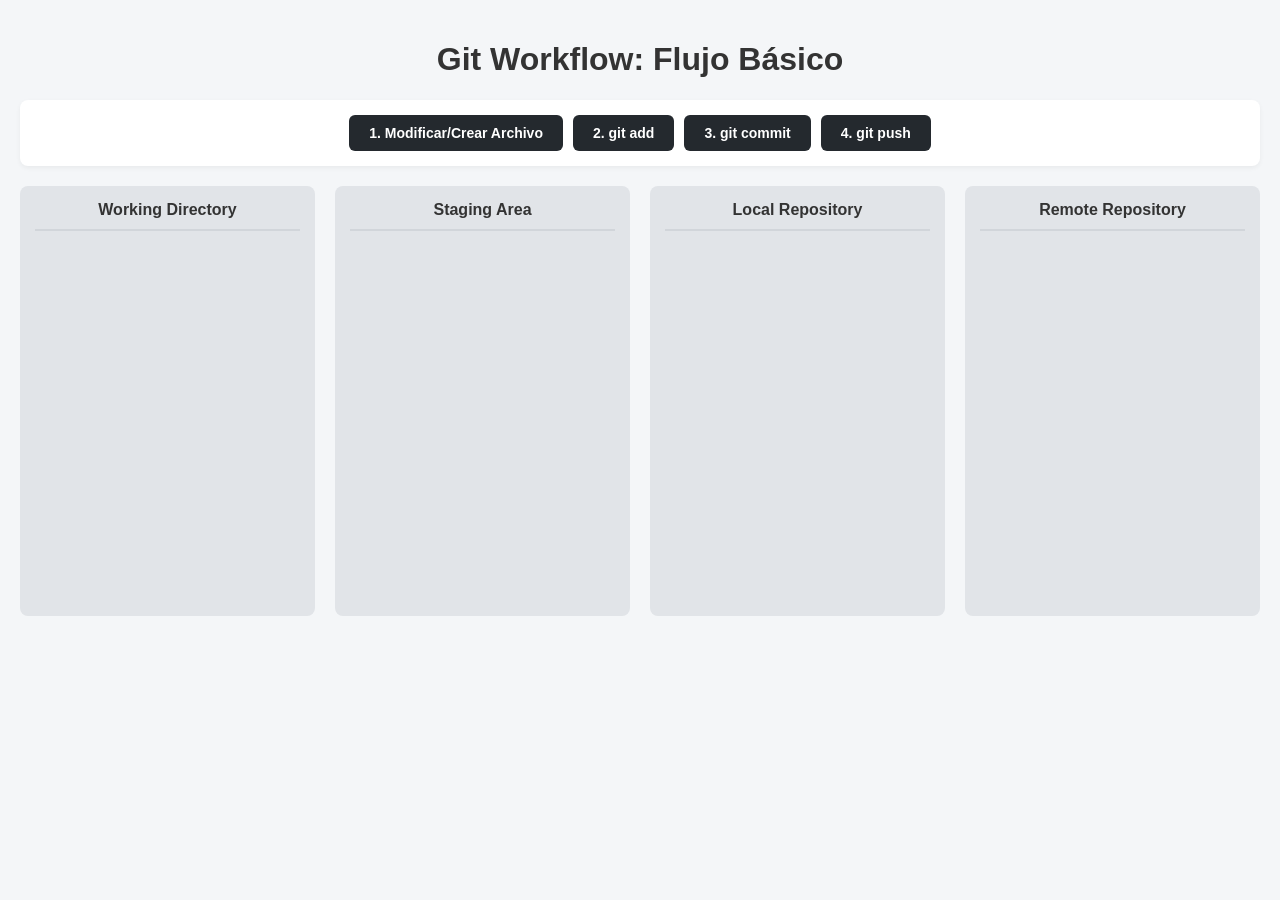
<file: Guías/simuladorgit.html>
<!DOCTYPE html>
<html lang="es">
<head>
    <meta charset="UTF-8">
    <meta name="viewport" content="width=device-width, initial-scale=1.0">
    <title>Git Workflow Básico</title>
    <style>
        body { font-family: -apple-system, BlinkMacSystemFont, "Segoe UI", sans-serif; background-color: #f4f6f8; color: #333; padding: 20px; margin: 0; }
        .header { text-align: center; margin-bottom: 20px; }
        .toolbar { display: flex; gap: 10px; background: white; padding: 15px; border-radius: 8px; box-shadow: 0 2px 5px rgba(0,0,0,0.05); justify-content: center; margin-bottom: 20px; }
        button { background-color: #24292e; color: white; border: none; padding: 10px 20px; border-radius: 6px; cursor: pointer; font-weight: bold; font-size: 14px; }
        button:hover { background-color: #0366d6; }
        .board { display: grid; grid-template-columns: repeat(4, 1fr); gap: 20px; }
        .column { background: #e1e4e8; border-radius: 8px; padding: 15px; min-height: 400px; display: flex; flex-direction: column; gap: 10px; }
        .column h2 { font-size: 16px; text-align: center; border-bottom: 2px solid #d1d5da; padding-bottom: 10px; margin-top: 0; }
        .card { background: white; padding: 12px; border-radius: 6px; box-shadow: 0 1px 3px rgba(0,0,0,0.1); border-left: 4px solid #d73a49; animation: fadeIn 0.3s; }
        .card.staged { border-left-color: #f66a0a; }
        .card.commit { border-left-color: #2ea44f; }
        .hash { font-family: monospace; font-size: 12px; color: #586069; margin-top: 5px; }
        @keyframes fadeIn { from { opacity: 0; transform: translateY(-5px); } to { opacity: 1; transform: translateY(0); } }
    </style>
</head>
<body>
    <div class="header">
        <h1>Git Workflow: Flujo Básico</h1>
    </div>
    <div class="toolbar">
        <button onclick="createFile()">1. Modificar/Crear Archivo</button>
        <button onclick="gitAdd()">2. git add</button>
        <button onclick="gitCommit()">3. git commit</button>
        <button onclick="gitPush()">4. git push</button>
    </div>
    <div class="board">
        <div class="column" id="wd"><h2>Working Directory</h2></div>
        <div class="column" id="sa"><h2>Staging Area</h2></div>
        <div class="column" id="lr"><h2>Local Repository</h2></div>
        <div class="column" id="rr"><h2>Remote Repository</h2></div>
    </div>

    <script>
        let state = { wd: [], sa: [], lr: [], rr: [], count: 1 };
        const getHash = () => Math.random().toString(16).substr(2, 7);

        function render() {
            document.getElementById('wd').innerHTML = '<h2>Working Directory</h2>' + state.wd.map(f => `<div class="card"><b>${f}</b><div class="hash">Untracked/Modified</div></div>`).join('');
            document.getElementById('sa').innerHTML = '<h2>Staging Area</h2>' + state.sa.map(f => `<div class="card staged"><b>${f}</b><div class="hash">Staged</div></div>`).join('');
            document.getElementById('lr').innerHTML = '<h2>Local Repository</h2>' + state.lr.map(c => `<div class="card commit"><b>Commit</b><div class="hash">${c.hash}</div><div class="hash">Archivos: ${c.files.join(', ')}</div></div>`).join('');
            document.getElementById('rr').innerHTML = '<h2>Remote Repository</h2>' + state.rr.map(c => `<div class="card commit"><b>Commit</b><div class="hash">${c.hash}</div><div class="hash">Archivos: ${c.files.join(', ')}</div></div>`).join('');
        }

        function createFile() { state.wd.push(`index_${state.count++}.html`); render(); }
        function gitAdd() { if(state.wd.length){ state.sa.push(...state.wd); state.wd = []; render(); } }
        function gitCommit() { 
            if(state.sa.length){ 
                state.lr.push({ hash: getHash(), files: [...state.sa] }); 
                state.sa = []; render(); 
            } 
        }
        function gitPush() { 
            state.lr.forEach(c => { if(!state.rr.find(r => r.hash === c.hash)) state.rr.push({...c}); }); 
            render(); 
        }
    </script>
</body>
</html>
</file>
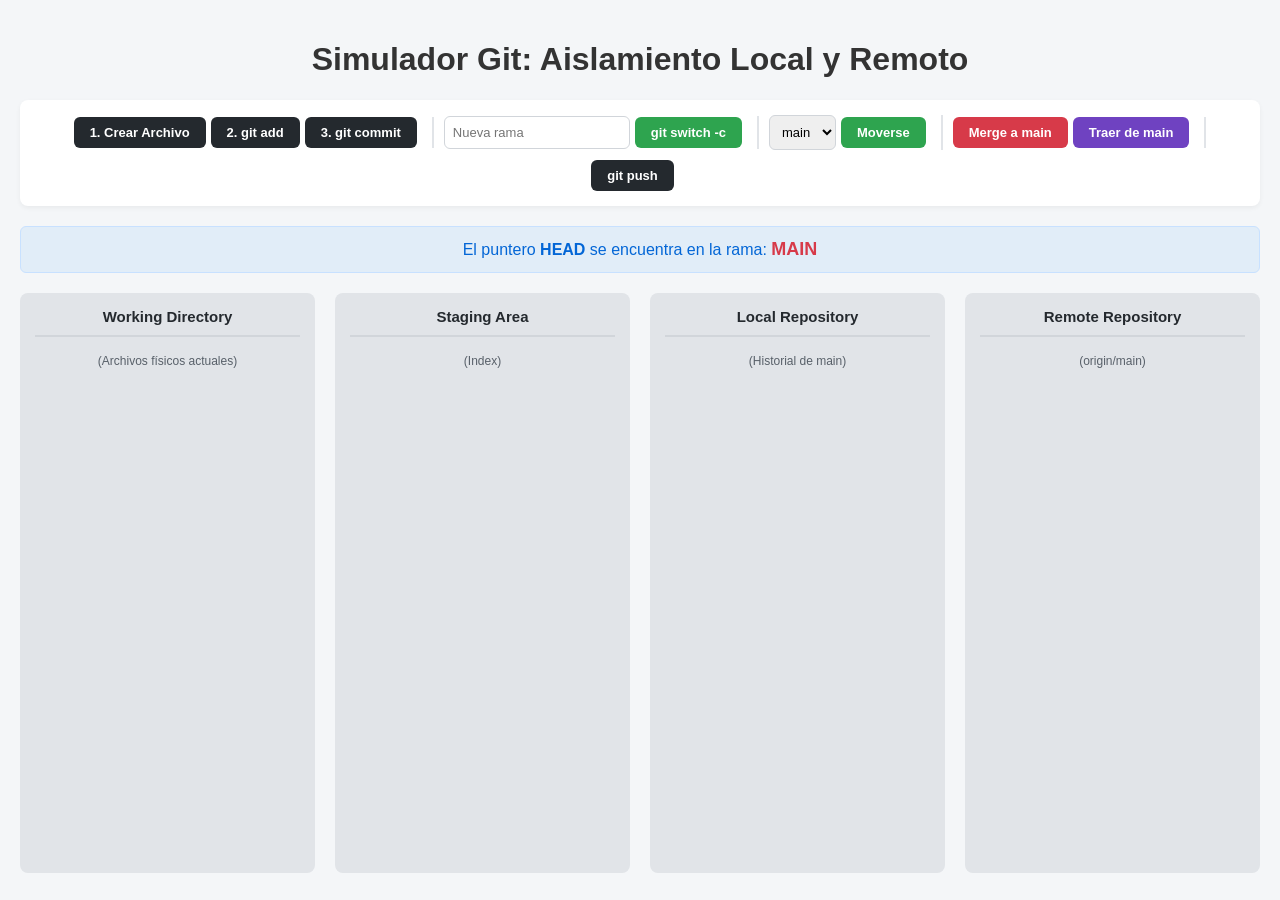
<file: Guías/simuladorgit2.html>
<!DOCTYPE html>
<html lang="es">
<head>
    <meta charset="UTF-8">
    <meta name="viewport" content="width=device-width, initial-scale=1.0">
    <title>Git Workflow: Aislamiento Estricto</title>
    <style>
        body { font-family: -apple-system, BlinkMacSystemFont, "Segoe UI", sans-serif; background-color: #f4f6f8; color: #333; padding: 20px; margin: 0; }
        .header { text-align: center; margin-bottom: 20px; }
        .toolbar { display: flex; flex-wrap: wrap; gap: 10px; background: white; padding: 15px; border-radius: 8px; box-shadow: 0 2px 5px rgba(0,0,0,0.05); justify-content: center; align-items: center; margin-bottom: 20px; }
        .group { display: flex; gap: 5px; border-right: 2px solid #e1e4e8; padding-right: 15px; align-items: center; }
        .group:last-child { border-right: none; }
        button { background-color: #24292e; color: white; border: none; padding: 8px 16px; border-radius: 6px; cursor: pointer; font-weight: bold; font-size: 13px; transition: 0.2s; }
        button:hover { background-color: #0366d6; }
        button.action-btn { background-color: #2ea44f; }
        button.action-btn:hover { background-color: #22863a; }
        button.danger-btn { background-color: #d73a49; }
        button.update-btn { background-color: #6f42c1; }
        input, select { padding: 8px; border: 1px solid #d1d5da; border-radius: 6px; outline: none; font-size: 13px; }
        .status-bar { text-align: center; padding: 12px; background: #e1edf8; border: 1px solid #c8e1ff; border-radius: 6px; color: #0366d6; font-size: 16px; margin-bottom: 20px; font-weight: 500; }
        .board { display: grid; grid-template-columns: repeat(4, 1fr); gap: 20px; }
        .column { background: #e1e4e8; border-radius: 8px; padding: 15px; min-height: 550px; display: flex; flex-direction: column; gap: 10px; }
        .column h2 { font-size: 15px; text-align: center; border-bottom: 2px solid #d1d5da; padding-bottom: 10px; margin-top: 0; color: #24292e; }
        .column h3 { font-size: 12px; text-align: center; color: #586069; margin-top: -5px; margin-bottom: 15px; font-weight: normal; }
        .card { background: white; padding: 12px; border-radius: 6px; box-shadow: 0 1px 3px rgba(0,0,0,0.1); border-left: 4px solid #d73a49; position: relative; animation: fadeIn 0.3s ease-out; }
        .card.staged { border-left-color: #f66a0a; }
        .card.commit { border-left-color: #2ea44f; }
        .hash { font-family: monospace; font-size: 11px; color: #586069; margin-top: 5px; background: #f6f8fa; padding: 4px; border-radius: 4px; display: inline-block;}
        .file-list { font-size: 12px; margin-top: 8px; color: #444; }
        .badge { background: #ffd33d; color: #24292e; font-size: 10px; padding: 3px 8px; border-radius: 12px; position: absolute; top: 10px; right: 10px; font-weight: bold; text-transform: uppercase; }
        .main-badge { background: #c8e1ff; color: #0366d6; }
        @keyframes fadeIn { from { opacity: 0; transform: translateY(-10px); } to { opacity: 1; transform: translateY(0); } }
    </style>
</head>
<body>
    <div class="header">
        <h1>Simulador Git: Aislamiento Local y Remoto</h1>
    </div>
    
    <div class="toolbar">
        <div class="group">
            <button onclick="createFile()">1. Crear Archivo</button>
            <button onclick="gitAdd()">2. git add</button>
            <button onclick="gitCommit()">3. git commit</button>
        </div>
        <div class="group">
            <input type="text" id="branchInput" placeholder="Nueva rama">
            <button class="action-btn" onclick="gitBranch()">git switch -c</button>
        </div>
        <div class="group">
            <select id="branchSelector" onchange="gitSwitch()"></select>
            <button class="action-btn" onclick="gitSwitchBtn()">Moverse</button>
        </div>
        <div class="group">
            <button class="danger-btn" onclick="gitMerge()">Merge a main</button>
            <button class="update-btn" onclick="gitUpdateFromMain()">Traer de main</button>
        </div>
        <div class="group">
            <button onclick="gitPush()">git push</button>
        </div>
    </div>

    <div class="status-bar">
        El puntero <b>HEAD</b> se encuentra en la rama: <b id="currentBranchName" style="color: #d73a49; font-size: 18px; text-transform: uppercase;">main</b>
    </div>

    <div class="board">
        <div class="column" id="wd"></div>
        <div class="column" id="sa"></div>
        <div class="column" id="lr"></div>
        <div class="column" id="rr"></div>
    </div>

    <script>
        let state = { 
            head: 'main', 
            branches: { 'main': { wd: [], sa: [], commits: [] } }, 
            remote: { 'main': [] }, 
            counter: 1 
        };
        
        const getHash = () => Math.random().toString(16).substr(2, 7);

        function render() {
            const currentBranch = state.branches[state.head];
            const currentRemote = state.remote[state.head] || [];
            
            document.getElementById('currentBranchName').innerText = state.head;
            
            const selector = document.getElementById('branchSelector');
            selector.innerHTML = Object.keys(state.branches).map(b => 
                `<option value="${b}" ${b === state.head ? 'selected' : ''}>${b}</option>`
            ).join('');

            const buildCard = (title, hashText, type, extra = '', files = '') => 
                `<div class="card ${type}">
                    ${extra}
                    <div style="font-weight: bold; margin-bottom: 5px;">${title}</div>
                    <div class="hash">${hashText}</div>
                    ${files ? `<div class="file-list">📄 ${files}</div>` : ''}
                </div>`;

            document.getElementById('wd').innerHTML = '<h2>Working Directory</h2><h3>(Archivos físicos actuales)</h3>' + 
                currentBranch.wd.map(f => buildCard(f, 'Untracked / Modified', '')).join('');
            
            document.getElementById('sa').innerHTML = '<h2>Staging Area</h2><h3>(Index)</h3>' + 
                currentBranch.sa.map(f => buildCard(f, 'Staged', 'staged')).join('');
            
            const commitRenderer = c => {
                let badge = `<span class="badge ${c.branch === 'main' ? 'main-badge' : ''}">${c.branch}</span>`;
                return buildCard(`Commit`, `SHA: ${c.hash}`, 'commit', badge, c.files.join(', '));
            };

            document.getElementById('lr').innerHTML = `<h2>Local Repository</h2><h3>(Historial de ${state.head})</h3>` + 
                currentBranch.commits.map(commitRenderer).join('');
            
            // SEGREGRACIÓN REMOTA: Muestra solo los commits remotos de la rama activa
            document.getElementById('rr').innerHTML = `<h2>Remote Repository</h2><h3>(origin/${state.head})</h3>` + 
                currentRemote.map(commitRenderer).join('');
        }

        function createFile() { 
            state.branches[state.head].wd.push(`modulo_${state.counter++}.js`); 
            render(); 
        }

        function gitAdd() { 
            const branch = state.branches[state.head];
            if(branch.wd.length > 0) { 
                branch.sa.push(...branch.wd); 
                branch.wd = []; 
                render(); 
            } 
        }
        
        function gitCommit() {
            const branch = state.branches[state.head];
            if (branch.sa.length === 0) return alert("El Staging Area está vacío.");
            
            branch.commits.push({ hash: getHash(), files: [...branch.sa], branch: state.head });
            branch.sa = [];
            render();
        }

        function gitPush() {
            const branch = state.branches[state.head];
            if(branch.commits.length === 0) return alert("No hay commits locales para enviar.");
            
            if(!state.remote[state.head]) state.remote[state.head] = [];
            
            branch.commits.forEach(localCommit => {
                const exists = state.remote[state.head].find(rc => rc.hash === localCommit.hash);
                if (!exists) {
                    state.remote[state.head].push(JSON.parse(JSON.stringify(localCommit)));
                }
            });
            render();
        }

        function gitBranch() {
            const bName = document.getElementById('branchInput').value.trim().replace(/\s+/g, '-');
            if (!bName || state.branches[bName]) return alert("Nombre inválido o la rama ya existe.");
            
            state.branches[bName] = { 
                wd: [], 
                sa: [], 
                commits: JSON.parse(JSON.stringify(state.branches[state.head].commits)) 
            };
            
            // El remoto no se crea hasta que se hace el primer push
            state.remote[bName] = []; 
            
            state.head = bName;
            document.getElementById('branchInput').value = '';
            render();
        }

        function gitSwitchBtn() {
            const selected = document.getElementById('branchSelector').value;
            if(selected && selected !== state.head) {
                state.head = selected;
                render();
            }
        }
        function gitSwitch() { gitSwitchBtn(); }

        function gitMerge() {
            if (state.head === 'main') return alert("Posiciónate en otra rama para integrarla a main.");
            const featureBranchName = state.head;
            const mainBranch = state.branches['main'];
            const featureBranch = state.branches[featureBranchName];
            
            const commitsToMerge = featureBranch.commits.filter(
                fc => !mainBranch.commits.find(mc => mc.hash === fc.hash)
            );
            
            if(commitsToMerge.length === 0) return alert("No hay commits nuevos para fusionar.");

            mainBranch.commits.push(...JSON.parse(JSON.stringify(commitsToMerge)));
            mainBranch.commits.push({ hash: getHash(), files: [`Merge de ${featureBranchName}`], branch: 'main' });
            
            state.head = 'main';
            render();
        }

        function gitUpdateFromMain() {
            if (state.head === 'main') return alert("Ya estás en main.");
            const currentBranch = state.branches[state.head];
            const mainBranch = state.branches['main'];
            
            const newMainCommits = mainBranch.commits.filter(
                mc => !currentBranch.commits.find(cc => cc.hash === mc.hash)
            );
            
            if(newMainCommits.length === 0) return alert("Tu rama ya está al día con main.");

            currentBranch.commits.push(...JSON.parse(JSON.stringify(newMainCommits)));
            currentBranch.commits.push({ hash: getHash(), files: [`Actualización desde main`], branch: state.head });
            
            render();
        }

        render();
    </script>
</body>
</html>
</file>
